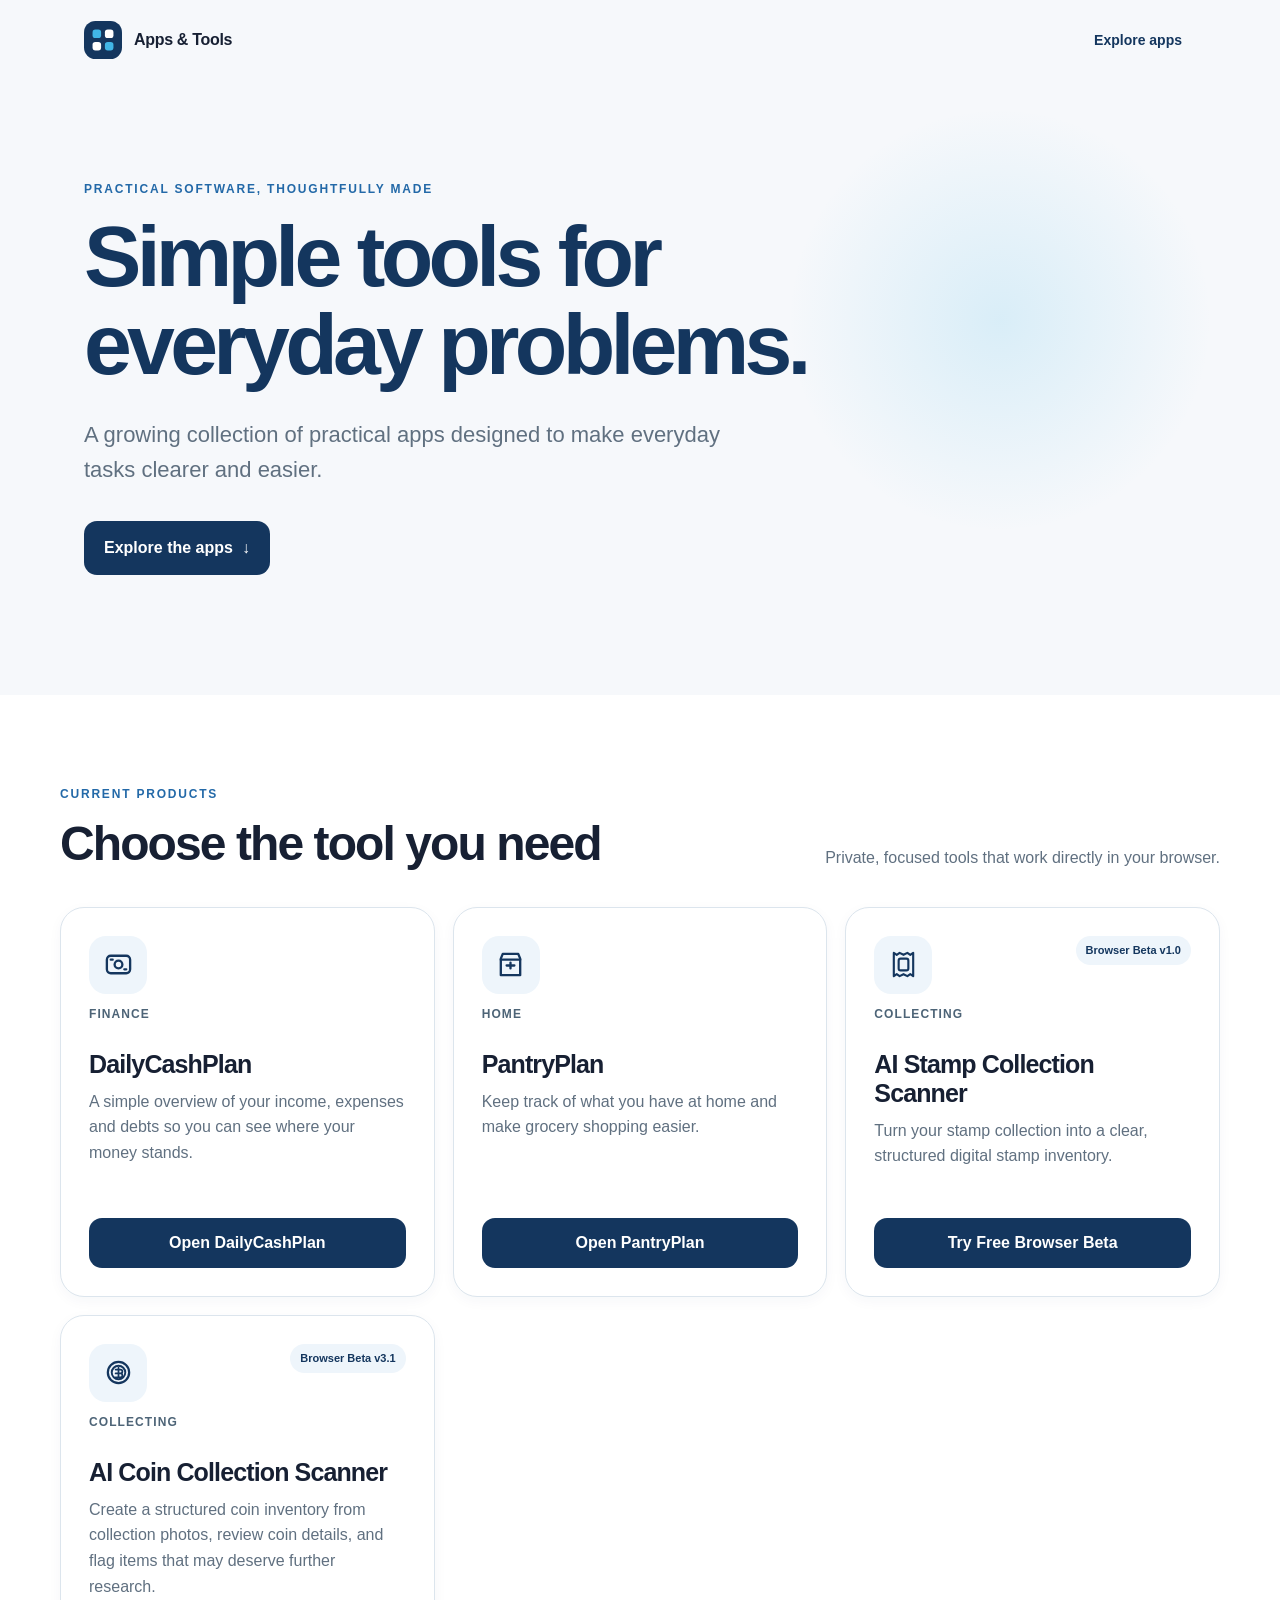
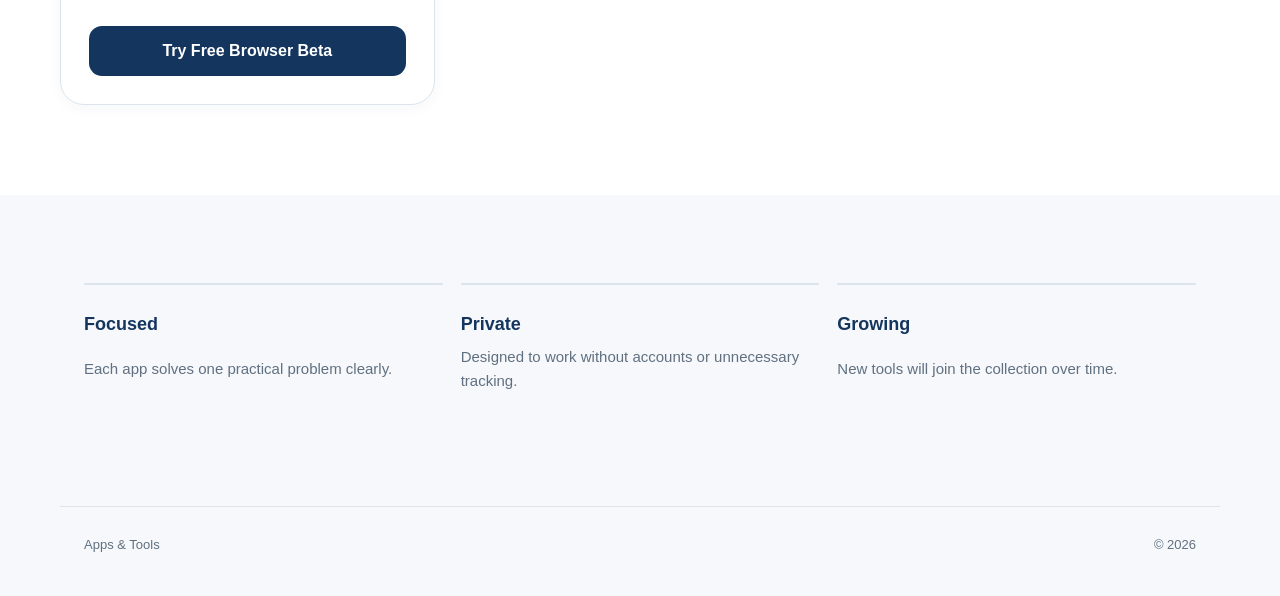
<file: index.html>
<!doctype html>
<html lang="en">
<head>
  <meta charset="utf-8">
  <meta name="viewport" content="width=device-width, initial-scale=1">
  <title>Apps &amp; Tools — Simple tools for everyday problems</title>
  <meta name="description" content="A growing collection of practical apps designed to make everyday tasks clearer and easier.">
  <link rel="canonical" href="https://vid567.github.io/apps/">
  <meta name="theme-color" content="#14365E">
  <meta property="og:type" content="website">
  <meta property="og:title" content="Apps &amp; Tools">
  <meta property="og:description" content="Simple tools for everyday problems.">
  <meta property="og:url" content="https://vid567.github.io/apps/">
  <meta property="og:image" content="https://vid567.github.io/apps/og-image.png">
  <meta property="og:image:width" content="1200">
  <meta property="og:image:height" content="630">
  <meta property="og:image:alt" content="Apps & Tools — Simple tools for everyday problems">
  <meta name="twitter:card" content="summary_large_image">
  <meta name="twitter:title" content="Apps &amp; Tools">
  <meta name="twitter:description" content="Simple tools for everyday problems.">
  <meta name="twitter:image" content="https://vid567.github.io/apps/og-image.png">
  <link rel="icon" href="favicon.svg" type="image/svg+xml">
  <link rel="stylesheet" href="styles.css">
  <script type="application/ld+json">{"@context":"https://schema.org","@type":"CollectionPage","name":"Apps & Tools","description":"A growing collection of practical apps designed to make everyday tasks clearer and easier.","url":"https://vid567.github.io/apps/"}</script>
</head>
<body>
  <a class="skip-link" href="#apps">Skip to apps</a>
  <header class="site-header">
    <a class="studio-mark" href="./" aria-label="Apps and Tools home">
      <svg viewBox="0 0 40 40" aria-hidden="true"><rect width="40" height="40" rx="12" fill="#14365E"/><rect x="9" y="9" width="9" height="9" rx="3" fill="#41B6E6"/><rect x="22" y="9" width="9" height="9" rx="3" fill="#fff"/><rect x="9" y="22" width="9" height="9" rx="3" fill="#fff"/><rect x="22" y="22" width="9" height="9" rx="3" fill="#41B6E6"/></svg>
      <span>Apps &amp; Tools</span>
    </a>
    <a class="header-link" href="#apps">Explore apps</a>
  </header>

  <main>
    <section class="hero" aria-labelledby="hero-title">
      <p class="eyebrow">Practical software, thoughtfully made</p>
      <h1 id="hero-title">Simple tools for<br>everyday problems.</h1>
      <p class="hero-copy">A growing collection of practical apps designed to make everyday tasks clearer and easier.</p>
      <a class="hero-cta" href="#apps">Explore the apps <span aria-hidden="true">↓</span></a>
    </section>

    <section class="products" id="apps" aria-labelledby="apps-title">
      <div class="section-heading">
        <div>
          <p class="eyebrow">Current products</p>
          <h2 id="apps-title">Choose the tool you need</h2>
        </div>
        <p>Private, focused tools that work directly in your browser.</p>
      </div>
      <div class="product-grid" id="product-grid" aria-live="polite"></div>
      <noscript><p class="noscript">JavaScript is required to display the app cards. Direct links: <a href="https://vid567.github.io/dailycashplan/">DailyCashPlan</a>, <a href="https://vid567.github.io/pantryplan/">PantryPlan</a>, and <a href="https://vid567.github.io/ai-stamp-collection-scanner/">AI Stamp Collection Scanner</a>, and <a href="https://vid567.github.io/ai-coin-collection-scanner/">AI Coin Collection Scanner</a>.</p></noscript>
    </section>

    <section class="principles" aria-label="Product principles">
      <div><strong>Focused</strong><span>Each app solves one practical problem clearly.</span></div>
      <div><strong>Private</strong><span>Designed to work without accounts or unnecessary tracking.</span></div>
      <div><strong>Growing</strong><span>New tools will join the collection over time.</span></div>
    </section>
  </main>

  <footer><span>Apps &amp; Tools</span><span>© <span id="year"></span></span></footer>
  <script src="apps.js" defer></script>
</body>
</html>
</file>
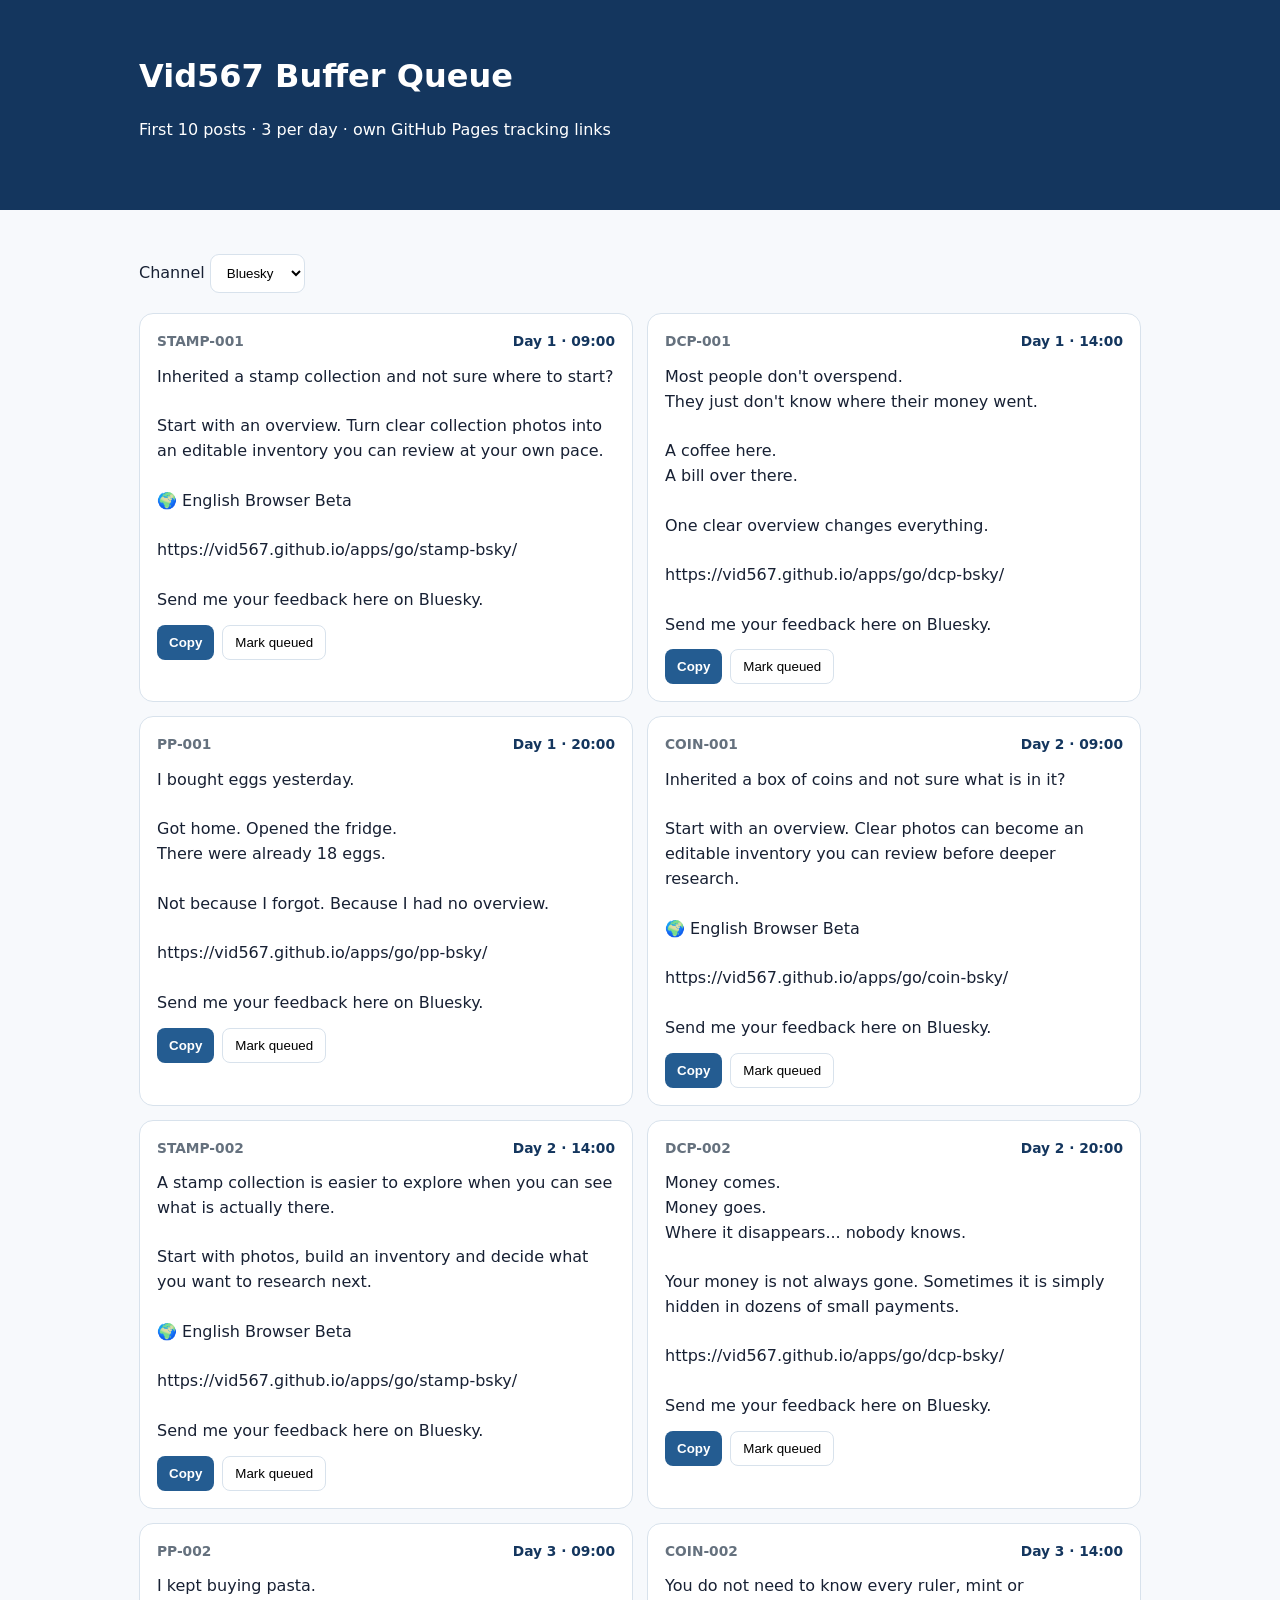
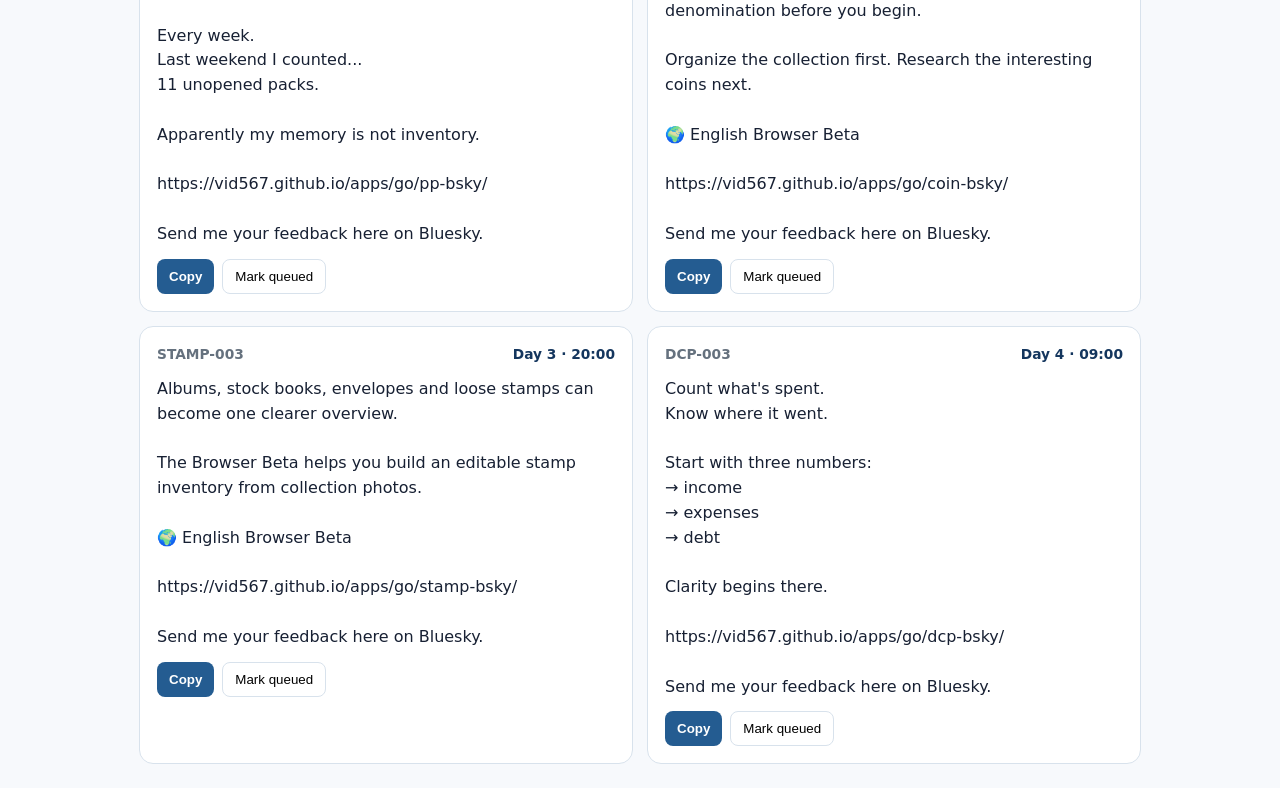
<file: buffer-queue.html>
<!doctype html><html lang="en"><head><meta charset="utf-8"><meta name="viewport" content="width=device-width,initial-scale=1"><title>Vid567 Buffer Queue</title><style>:root{--navy:#14365e;--blue:#245c91;--bg:#f7f9fc;--line:#d8e2ec;--green:#176b45;--text:#172033}*{box-sizing:border-box}body{margin:0;background:var(--bg);color:var(--text);font:16px/1.55 system-ui}.wrap{max-width:1050px;margin:auto;padding:24px}.head{background:var(--navy);color:#fff;padding:28px 0}.head h1{margin:0}.controls{display:flex;gap:10px;flex-wrap:wrap;margin:20px 0}.controls select{padding:10px 12px;border:1px solid var(--line);border-radius:9px;background:#fff}.grid{display:grid;grid-template-columns:repeat(2,minmax(0,1fr));gap:14px}.card{background:#fff;border:1px solid var(--line);border-radius:14px;padding:17px}.card.done{border-top:5px solid var(--green)}.meta{display:flex;justify-content:space-between;color:#65717e;font-size:.86rem}.post{white-space:pre-wrap;margin:12px 0}.actions{display:flex;gap:8px}.actions button{padding:9px 12px;border-radius:8px;border:1px solid var(--line);background:#fff;cursor:pointer}.actions .copy{background:var(--blue);color:#fff;border:0;font-weight:800}.schedule{font-weight:800;color:var(--navy)}@media(max-width:760px){.grid{grid-template-columns:1fr}}</style></head><body><header class="head"><div class="wrap"><h1>Vid567 Buffer Queue</h1><p>First 10 posts · 3 per day · own GitHub Pages tracking links</p></div></header><main class="wrap"><div class="controls"><label>Channel <select id="channel"><option value="bsky">Bluesky</option><option value="threads">Threads</option></select></label></div><section id="grid" class="grid"></section></main><script>const links={bsky:{dcp:'https://vid567.github.io/apps/go/dcp-bsky/',pp:'https://vid567.github.io/apps/go/pp-bsky/',stamp:'https://vid567.github.io/apps/go/stamp-bsky/',coin:'https://vid567.github.io/apps/go/coin-bsky/'},threads:{dcp:'https://vid567.github.io/apps/go/dcp-threads/',pp:'https://vid567.github.io/apps/go/pp-threads/',stamp:'https://vid567.github.io/apps/go/stamp-threads/',coin:'https://vid567.github.io/apps/go/coin-threads/'}};const items=[{app:'stamp',id:'STAMP-001',when:'Day 1 · 09:00',body:'Inherited a stamp collection and not sure where to start?\n\nStart with an overview. Turn clear collection photos into an editable inventory you can review at your own pace.\n\n🌍 English Browser Beta'},{app:'dcp',id:'DCP-001',when:'Day 1 · 14:00',body:"Most people don't overspend.\nThey just don't know where their money went.\n\nA coffee here.\nA bill over there.\n\nOne clear overview changes everything."},{app:'pp',id:'PP-001',when:'Day 1 · 20:00',body:'I bought eggs yesterday.\n\nGot home. Opened the fridge.\nThere were already 18 eggs.\n\nNot because I forgot. Because I had no overview.'},{app:'coin',id:'COIN-001',when:'Day 2 · 09:00',body:'Inherited a box of coins and not sure what is in it?\n\nStart with an overview. Clear photos can become an editable inventory you can review before deeper research.\n\n🌍 English Browser Beta'},{app:'stamp',id:'STAMP-002',when:'Day 2 · 14:00',body:'A stamp collection is easier to explore when you can see what is actually there.\n\nStart with photos, build an inventory and decide what you want to research next.\n\n🌍 English Browser Beta'},{app:'dcp',id:'DCP-002',when:'Day 2 · 20:00',body:'Money comes.\nMoney goes.\nWhere it disappears... nobody knows.\n\nYour money is not always gone. Sometimes it is simply hidden in dozens of small payments.'},{app:'pp',id:'PP-002',when:'Day 3 · 09:00',body:'I kept buying pasta.\n\nEvery week.\nLast weekend I counted...\n11 unopened packs.\n\nApparently my memory is not inventory.'},{app:'coin',id:'COIN-002',when:'Day 3 · 14:00',body:'You do not need to know every ruler, mint or denomination before you begin.\n\nOrganize the collection first. Research the interesting coins next.\n\n🌍 English Browser Beta'},{app:'stamp',id:'STAMP-003',when:'Day 3 · 20:00',body:'Albums, stock books, envelopes and loose stamps can become one clearer overview.\n\nThe Browser Beta helps you build an editable stamp inventory from collection photos.\n\n🌍 English Browser Beta'},{app:'dcp',id:'DCP-003',when:'Day 4 · 09:00',body:"Count what's spent.\nKnow where it went.\n\nStart with three numbers:\n→ income\n→ expenses\n→ debt\n\nClarity begins there."}];function text(x){const cta=channel.value==='bsky'?'Send me your feedback here on Bluesky.':'DM me with your feedback.';return `${x.body}\n\n${links[channel.value][x.app]}\n\n${cta}`}function render(){const done=JSON.parse(localStorage.getItem('vid567BufferDone')||'{}');grid.innerHTML='';items.forEach(x=>{const key=channel.value+'-'+x.id,e=document.createElement('article');e.className='card '+(done[key]?'done':'');e.innerHTML=`<div class="meta"><b>${x.id}</b><span class="schedule">${x.when}</span></div><div class="post"></div><div class="actions"><button class="copy">Copy</button><button class="mark">${done[key]?'✓ Queued':'Mark queued'}</button></div>`;e.querySelector('.post').textContent=text(x);e.querySelector('.copy').onclick=()=>navigator.clipboard.writeText(text(x));e.querySelector('.mark').onclick=()=>{const d=JSON.parse(localStorage.getItem('vid567BufferDone')||'{}');d[key]=!d[key];localStorage.setItem('vid567BufferDone',JSON.stringify(d));render()};grid.appendChild(e)})}channel.onchange=render;render();</script></body></html>
</file>
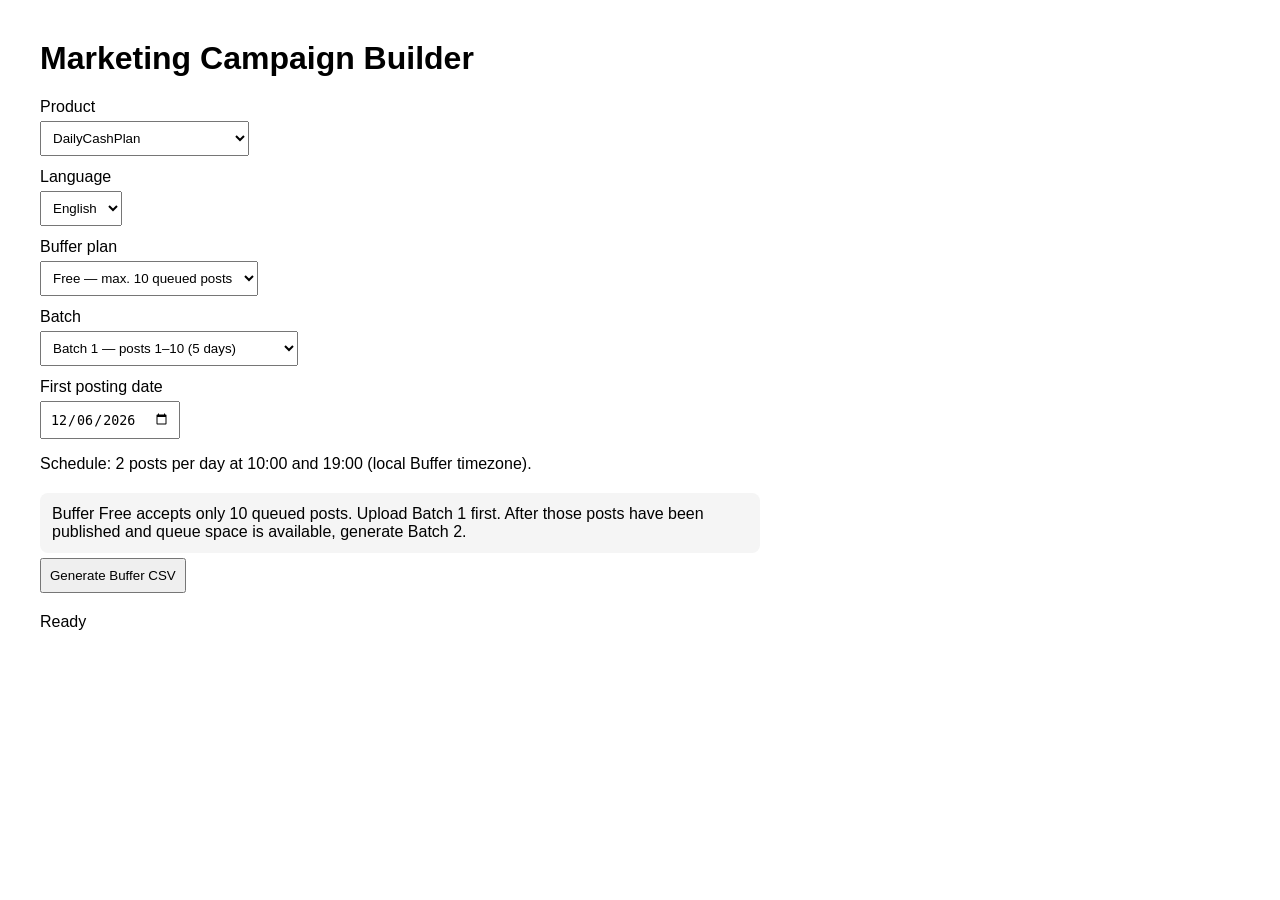
<file: campaign-builder.html>
<!doctype html><html lang="en"><head><meta charset="utf-8"><meta name="viewport" content="width=device-width,initial-scale=1"><title>Campaign Builder</title><meta http-equiv="refresh" content="0; url=marketing/ui/campaign-builder.html"><link rel="canonical" href="https://vid567.github.io/apps/marketing/ui/campaign-builder.html"></head><body><p>Opening Campaign Builder… <a href="marketing/ui/campaign-builder.html">Continue</a></p></body></html>
</file>
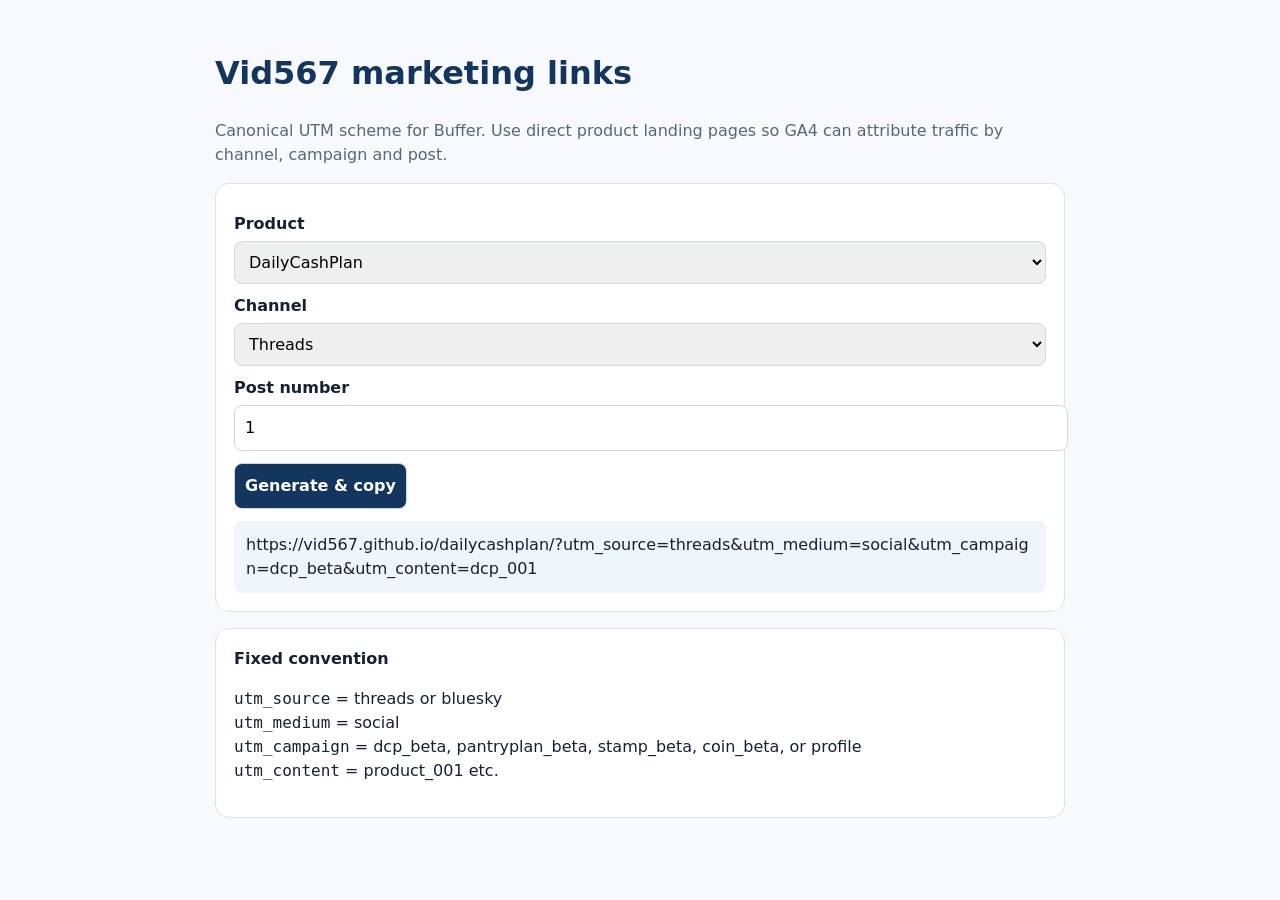
<file: marketing-links.html>
<!doctype html><html lang="en"><head><meta charset="utf-8"><meta name="viewport" content="width=device-width,initial-scale=1"><title>Vid567 Marketing Link Generator</title><style>body{font:16px/1.5 system-ui;margin:0;background:#f7f9fc;color:#172033}.wrap{max-width:850px;margin:auto;padding:28px}h1{color:#14365e}.box{background:#fff;border:1px solid #d8e2ec;border-radius:14px;padding:18px;margin:16px 0}label{font-weight:700;display:block;margin:10px 0 5px}select,input,button{font:inherit;padding:10px;border:1px solid #cbd8e5;border-radius:8px}select,input{width:100%}button{margin-top:12px;background:#14365e;color:#fff;font-weight:800;cursor:pointer}.url{word-break:break-all;background:#eef5fb;padding:12px;border-radius:8px;margin-top:12px}.note{color:#596775}</style></head><body><main class="wrap"><h1>Vid567 marketing links</h1><p class="note">Canonical UTM scheme for Buffer. Use direct product landing pages so GA4 can attribute traffic by channel, campaign and post.</p><div class="box"><label>Product</label><select id="product"><option value="dcp">DailyCashPlan</option><option value="pantryplan">PantryPlan</option><option value="stamp">AI Stamp Scanner</option><option value="coin">AI Coin Scanner</option><option value="apps">Apps Hub profile link</option></select><label>Channel</label><select id="source"><option value="threads">Threads</option><option value="bluesky">Bluesky</option></select><label>Post number</label><input id="number" type="number" min="1" max="999" value="1"><button id="make">Generate & copy</button><div id="out" class="url"></div></div><div class="box"><strong>Fixed convention</strong><p><code>utm_source</code> = threads or bluesky<br><code>utm_medium</code> = social<br><code>utm_campaign</code> = dcp_beta, pantryplan_beta, stamp_beta, coin_beta, or profile<br><code>utm_content</code> = product_001 etc.</p></div></main><script>const products={dcp:{url:'https://vid567.github.io/dailycashplan/',campaign:'dcp_beta'},pantryplan:{url:'https://vid567.github.io/pantryplan/',campaign:'pantryplan_beta'},stamp:{url:'https://vid567.github.io/ai-stamp-collection-scanner/landing-en.html',campaign:'stamp_beta'},coin:{url:'https://vid567.github.io/ai-coin-collection-scanner/en/',campaign:'coin_beta'},apps:{url:'https://vid567.github.io/apps/',campaign:'profile'}};function make(){const key=product.value,p=products[key],src=source.value,n=String(Math.max(1,Number(number.value)||1)).padStart(3,'0');const u=new URL(p.url);u.searchParams.set('utm_source',src);u.searchParams.set('utm_medium','social');u.searchParams.set('utm_campaign',p.campaign);if(key!=='apps')u.searchParams.set('utm_content',`${key}_${n}`);out.textContent=u.toString();return u.toString()}make.onclick=()=>{const u=make();navigator.clipboard.writeText(u)};product.onchange=make;source.onchange=make;number.oninput=make;make();</script></body></html>
</file>
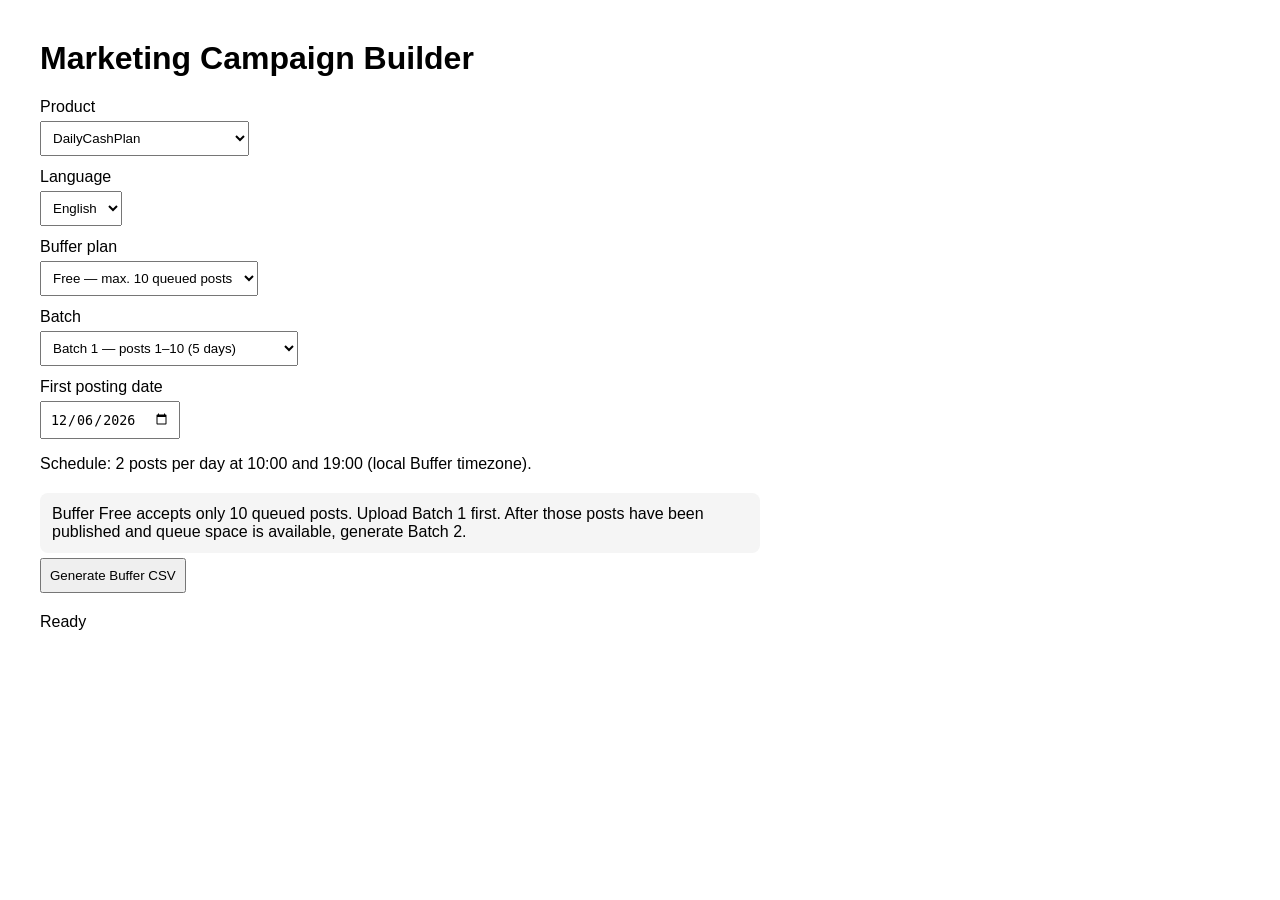
<file: marketing/ui/campaign-builder.html>
<!DOCTYPE html>
<html lang="en"><head><meta charset="UTF-8"><title>Campaign Builder</title><style>body{font-family:Arial,sans-serif;margin:40px;max-width:720px}label{display:block;margin-top:12px}select,input,button{padding:8px;margin-top:5px}button{cursor:pointer}.result,.note{margin-top:20px}.note{padding:12px;background:#f5f5f5;border-radius:8px}</style></head><body>
<h1>Marketing Campaign Builder</h1>
<label>Product</label><select id="product"><option value="dcp">DailyCashPlan</option><option value="pp">PantryPlan</option><option value="stamp">AI Stamp Collection Scanner</option><option value="coin">AI Coin Collection Scanner</option></select>
<label>Language</label><select id="language"><option value="en">English</option></select>
<label>Buffer plan</label><select id="plan"><option value="free" selected>Free — max. 10 queued posts</option><option value="paid">Paid</option></select>
<label>Batch</label><select id="batch"><option value="1" selected>Batch 1 — posts 1–10 (5 days)</option><option value="2">Batch 2 — posts 11–20 (next 5 days)</option></select>
<label>First posting date</label><input id="startDate" type="date">
<p>Schedule: 2 posts per day at 10:00 and 19:00 (local Buffer timezone).</p>
<div class="note">Buffer Free accepts only 10 queued posts. Upload Batch 1 first. After those posts have been published and queue space is available, generate Batch 2.</div>
<button id="generate">Generate Buffer CSV</button><div class="result" id="status">Ready</div>
<script src="campaign-bootstrap.js"></script><script src="campaign-builder-integration.js"></script><script>
const esc=v=>`"${String(v??'').replaceAll('"','""')}"`,pad=n=>String(n).padStart(2,'0');
function localDate(d){return `${d.getFullYear()}-${pad(d.getMonth()+1)}-${pad(d.getDate())}`}
function addDays(start,n){const d=new Date(`${start}T12:00:00`);d.setDate(d.getDate()+n);return localDate(d)}
function schedule(batch,start){return batch.map((x,i)=>{const d=addDays(start,Math.floor(i/2));return{...x,postingTime:`${d} ${i%2===0?'10:00':'19:00'}`}})}
function bufferCsv(batch){const h=['Text','Image URL','Tags','Posting Time'];return[h,...batch.map(x=>[x.text,'','',x.postingTime])].map(r=>r.map(esc).join(',')).join('\r\n')}
function download(out,name){const b=new Blob([out],{type:'text/csv;charset=utf-8;'}),u=URL.createObjectURL(b),a=document.createElement('a');a.href=u;a.download=name;document.body.appendChild(a);a.click();a.remove();setTimeout(()=>URL.revokeObjectURL(u),0)}
function tomorrow(){return addDays(localDate(new Date()),1)}
document.getElementById('startDate').value=tomorrow();
async function run(){const product=document.getElementById('product').value,language=document.getElementById('language').value,plan=document.getElementById('plan').value,batchNo=Number(document.getElementById('batch').value),start=document.getElementById('startDate').value,status=document.getElementById('status');try{status.textContent='Preparing Buffer schedule…';const posts=await CampaignBootstrap.prepareCampaignData(product,language);const offset=(batchNo-1)*10;if(posts.length<offset+10)throw new Error(`Need at least ${offset+10} production posts.`);const selected=posts.slice(offset,offset+10);const campaign=await CampaignBuilderIntegration.generateCampaignExport({product,language,batchSize:10,posts:selected});campaign.batch=schedule(campaign.batch,start);if(campaign.batch.some(x=>!x.text||!x.trackingUrl||!x.text.includes(x.trackingUrl)))throw new Error('Validation failed: incomplete post or tracking URL.');const out=bufferCsv(campaign.batch);download(out,`buffer-${product}_${language}-batch${batchNo}-10-posts-${start}.csv`);status.textContent=`✓ Batch ${batchNo} downloaded: posts ${offset+1}–${offset+10}, ${start} onward, 10:00 + 19:00.`}catch(e){status.textContent=`✗ ${e.message}`}}
document.getElementById('generate').addEventListener('click',run);
</script></body></html>
</file>
<file: styles.css>
:root{--brand-primary:#14365e;--brand-secondary:#41b6e6;--brand-dark:#0e2948;--brand-light:#eef5fb;--background:#f6f8fb;--surface:#fff;--text:#172033;--muted:#607080;--border:#dce5ed;--shadow:0 18px 48px rgba(20,54,94,.1);--radius:24px;--max:1160px}
*{box-sizing:border-box}html{scroll-behavior:smooth}body{margin:0;background:var(--background);color:var(--text);font-family:Inter,ui-sans-serif,-apple-system,BlinkMacSystemFont,"Segoe UI",sans-serif;line-height:1.6;-webkit-font-smoothing:antialiased}a{color:inherit}.skip-link{position:fixed;left:16px;top:12px;z-index:20;padding:10px 14px;border-radius:10px;background:var(--brand-primary);color:#fff;transform:translateY(-150%)}.skip-link:focus{transform:none}.site-header{height:80px;max-width:var(--max);margin:auto;padding:0 24px;display:flex;align-items:center;justify-content:space-between}.studio-mark{display:flex;align-items:center;gap:12px;text-decoration:none;font-weight:800;letter-spacing:-.02em}.studio-mark svg{width:38px;height:38px}.header-link{padding:9px 14px;text-decoration:none;color:var(--brand-primary);font-size:14px;font-weight:750;border-radius:10px}.header-link:hover{background:var(--brand-light)}.hero{max-width:var(--max);margin:auto;padding:100px 24px 120px;position:relative}.hero:after{content:"";position:absolute;z-index:-1;right:0;top:20px;width:440px;height:440px;border-radius:50%;background:radial-gradient(circle,rgba(65,182,230,.16),rgba(65,182,230,0) 68%)}.eyebrow{margin:0 0 14px;color:#2369a8;font-size:12px;font-weight:850;letter-spacing:.15em;text-transform:uppercase}.hero h1{max-width:820px;margin:0;font-size:clamp(48px,7vw,86px);line-height:1.02;letter-spacing:-.055em;color:var(--brand-primary)}.hero-copy{max-width:650px;margin:28px 0 34px;color:var(--muted);font-size:clamp(18px,2.2vw,22px)}.hero-cta,.product-link{display:inline-flex;align-items:center;justify-content:center;gap:9px;min-height:48px;border-radius:13px;background:var(--brand-primary);color:#fff;text-decoration:none;font-weight:800}.hero-cta{padding:14px 20px}.hero-cta:hover,.product-link:hover{background:var(--brand-dark);transform:translateY(-1px)}.products{padding:90px max(24px,calc((100vw - var(--max))/2));background:#fff}.section-heading{display:flex;justify-content:space-between;gap:40px;align-items:end;margin-bottom:36px}.section-heading h2{margin:0;font-size:clamp(32px,4vw,48px);line-height:1.1;letter-spacing:-.04em}.section-heading>p{max-width:400px;margin:0;color:var(--muted)}.product-grid{display:grid;grid-template-columns:repeat(auto-fit,minmax(min(100%,300px),1fr));gap:18px}.product-card{min-height:390px;padding:28px;display:flex;flex-direction:column;background:var(--surface);border:1px solid var(--border);border-radius:var(--radius);box-shadow:0 4px 14px rgba(20,54,94,.04);transition:transform .18s ease,border-color .18s ease,box-shadow .18s ease}.product-card:hover{transform:translateY(-3px);border-color:#a9c7dd;box-shadow:var(--shadow)}.card-top{display:flex;justify-content:space-between;align-items:flex-start;gap:12px}.product-icon{width:58px;height:58px;border-radius:17px;display:grid;place-items:center;background:var(--brand-light);color:var(--brand-primary)}.product-icon svg{width:31px;height:31px}.status{padding:6px 10px;border-radius:999px;background:var(--brand-light);color:var(--brand-primary);font-size:11px;font-weight:800;white-space:nowrap}.product-card h3{margin:26px 0 10px;font-size:25px;line-height:1.16;letter-spacing:-.035em}.product-card p{margin:0;color:var(--muted);font-size:16px}.card-category{display:block;margin-top:11px;color:#4d6477;font-size:12px;font-weight:750;text-transform:uppercase;letter-spacing:.09em}.product-link{margin-top:auto;width:100%;padding:12px 16px}.principles{max-width:var(--max);margin:auto;padding:88px 24px;display:grid;grid-template-columns:repeat(3,1fr);gap:18px}.principles div{padding:25px 0;border-top:2px solid var(--border);display:grid;gap:7px}.principles strong{font-size:18px;color:var(--brand-primary)}.principles span{color:var(--muted);font-size:15px}footer{max-width:var(--max);margin:auto;padding:28px 24px 40px;border-top:1px solid var(--border);display:flex;justify-content:space-between;color:var(--muted);font-size:13px}:focus-visible{outline:3px solid rgba(65,182,230,.7);outline-offset:3px}.noscript{padding:20px;background:var(--brand-light);border-radius:14px}
@media(max-width:760px){.site-header{height:70px;padding:0 18px}.header-link{display:none}.hero{padding:70px 20px 85px}.hero h1{font-size:clamp(44px,14vw,64px)}.hero-copy{font-size:18px}.products{padding:68px 18px}.section-heading{display:block}.section-heading>p{margin-top:14px}.product-grid{grid-template-columns:1fr}.product-card{min-height:350px;padding:24px}.principles{grid-template-columns:1fr;padding:65px 20px;gap:8px}footer{padding:25px 20px 35px}}
@media(prefers-reduced-motion:reduce){html{scroll-behavior:auto}.product-card,.hero-cta,.product-link{transition:none}}
</file>
